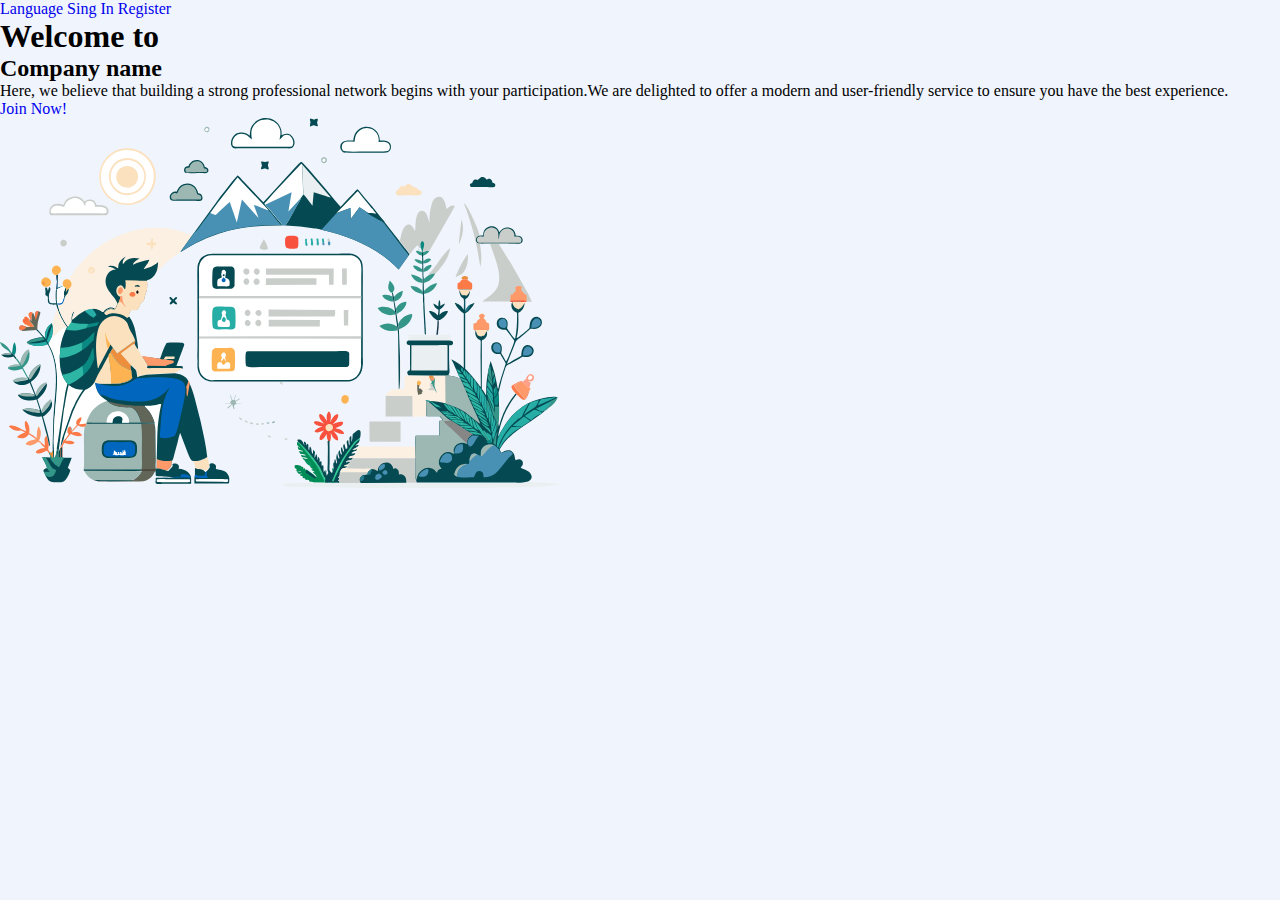
<file: LoginPage/index.html>
<!DOCTYPE html>
<html lang="en">
<head>
    <meta charset="UTF-8">
    <meta name="viewport" content="width=device-width, initial-scale=1.0">
    <title>Log in / Sing up</title>
    <link rel="preconnect" href="https://fonts.googleapis.com">
    <link rel="preconnect" href="https://fonts.gstatic.com" crossorigin>
    <link href="https://fonts.googleapis.com/css2?family=Inter:ital,opsz,wght@0,14..32,100..900;1,14..32,100..900&family=Sarabun:ital,wght@0,100;0,200;0,300;0,400;0,500;0,600;0,700;0,800;1,100;1,200;1,300;1,400;1,500;1,600;1,700;1,800&display=swap" rel="stylesheet">
    <link rel="stylesheet" href="/LoginPage/assets/css/style.css">
</head>
<body>
    <header>
        <nav>
            <a href="#">Language</a>
            <a href="#">Sing In</a>
            <a href="#">Register</a>
        </nav>
    </header>
    <main>
        <div class="row">
            <section class="left">
                <div class="head_name">
                    <h1>Welcome to</h1>
                    <h2>Company name</h2>
                </div>
                <div class="head_text">
                    <p>Here, we believe that building a strong professional network begins with your participation.We are delighted to offer a modern and user-friendly service to ensure you have the best experience.</p>
                    <a href="#">Join Now!</a>
                </div>
                <div><img src="/LoginPage/assets/img/main-frame.svg" alt="Main Frame"></div>
            </section>
            <section class="right"></section>
        </div>
    </main>
    <footer></footer>
</body>
</html>
</file>
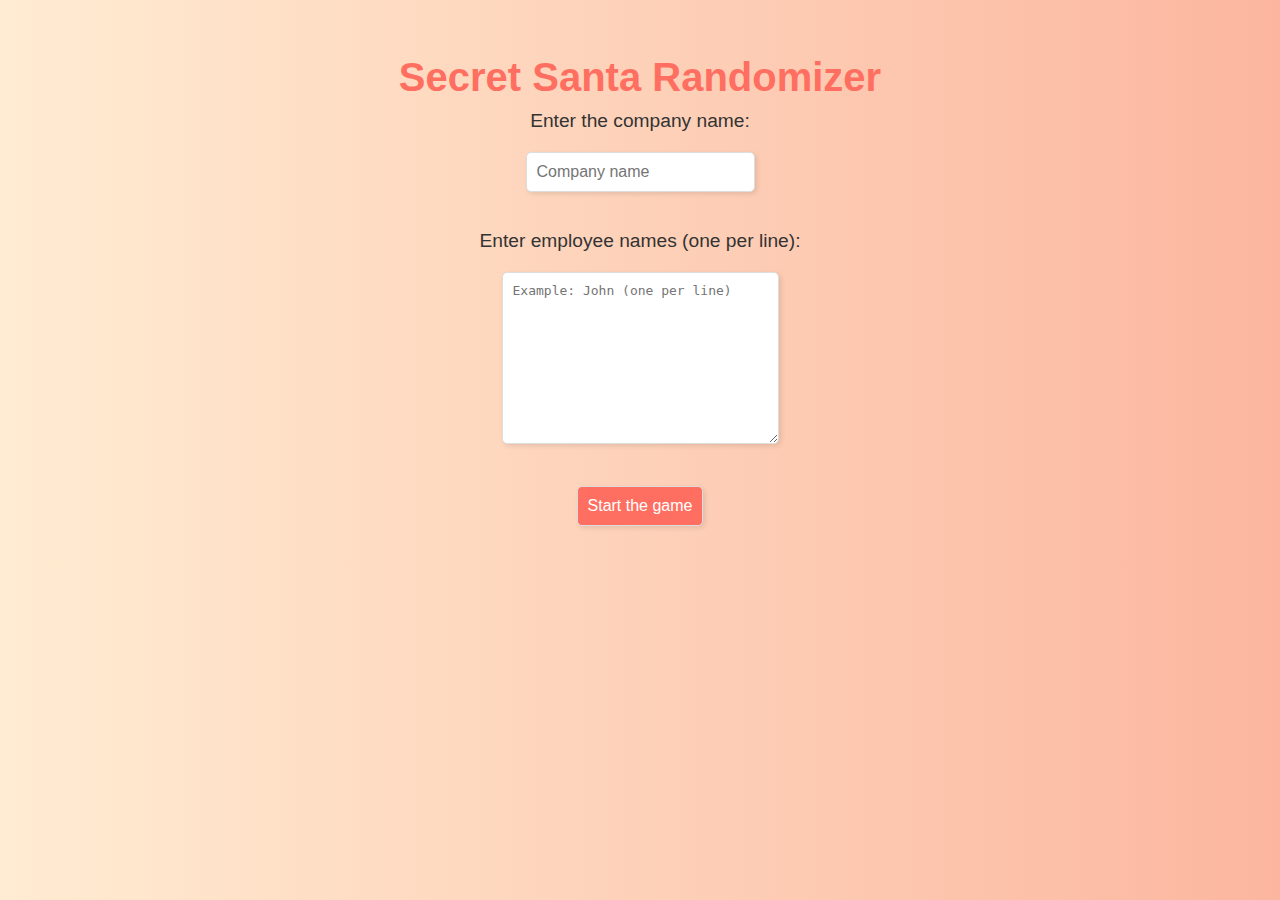
<file: secretSanta/index.html>
<!DOCTYPE html>
<html lang="en">
<head>
    <meta charset="UTF-8">
    <meta name="viewport" content="width=device-width, initial-scale=1.0">
    <title>Secret Santa Randomizer</title>
    <style>
        body {
            font-family: Arial, sans-serif;
            text-align: center;
            padding: 20px;
            background: linear-gradient(to right, #ffecd2, #fcb69f);
            color: #333;
        }
        h1 {
            font-size: 2.5em;
            margin-bottom: 10px;
            color: #ff6f61;
        }
        p {
            font-size: 1.2em;
            margin: 10px 0;
        }
        input, textarea, button {
            font-size: 1em;
            margin: 10px 0;
            padding: 10px;
            border-radius: 5px;
            border: 1px solid #ddd;
            box-shadow: 2px 2px 5px rgba(0, 0, 0, 0.1);
        }
        button {
            background-color: #ff6f61;
            color: white;
            cursor: pointer;
            transition: background-color 0.3s;
        }
        button:hover {
            background-color: #e65c55;
        }
        .result {
            margin-top: 20px;
            font-size: 1.5em;
            color: #28a745;
        }
        .countdown {
            font-size: 1.8em;
            color: #dc3545;
        }
        #game {
            margin-top: 20px;
            padding: 20px;
            border: 2px solid #ff6f61;
            border-radius: 10px;
            background-color: #fff;
            box-shadow: 5px 5px 15px rgba(0, 0, 0, 0.2);
        }
    </style>
</head>
<body>
    <h1>Secret Santa Randomizer</h1>
    <p>Enter the company name:</p>
    <input type="text" id="company" placeholder="Company name">
    <br><br>
    <p>Enter employee names (one per line):</p>
    <textarea id="names" rows="10" cols="30" placeholder="Example: John (one per line)"></textarea>
    <br><br>
    <button onclick="initializeGame()">Start the game</button>
    <div id="game" style="display: none;">
        <h2>The game has started!</h2>
        <p>Each participant must press the button to receive a name.</p>
        <button onclick="drawName()">Get a name</button>
        <div id="participantResult" class="result"></div>
        <div id="countdown" class="countdown"></div>
    </div>

    <script>
        let remainingNames = [];

        function initializeGame() {
            const company = document.getElementById('company').value.trim();
            const namesText = document.getElementById('names').value.trim();

            if (!company) {
                alert('Please enter the company name!');
                return;
            }

            if (!namesText) {
                alert('Please enter at least two names!');
                return;
            }

            remainingNames = namesText.split('\n').map(name => name.trim()).filter(Boolean);

            if (remainingNames.length < 2) {
                alert('At least two participants are required for the game.');
                return;
            }

            if (remainingNames.length % 2 !== 0) {
                alert('The number of participants must be even.');
                return;
            }

            document.getElementById('game').style.display = 'block';
            document.getElementById('participantResult').innerHTML = '';
            document.getElementById('countdown').innerHTML = '';
        }

        function drawName() {
            if (remainingNames.length === 0) {
                alert('All names have already been drawn.');
                return;
            }

            const index = Math.floor(Math.random() * remainingNames.length);
            const name = remainingNames.splice(index, 1)[0];

            const resultElement = document.getElementById('participantResult');
            const countdownElement = document.getElementById('countdown');

            let countdown = 5;
            countdownElement.textContent = `Name will disappear in: ${countdown}`;

            const interval = setInterval(() => {
                countdown--;
                if (countdown > 0) {
                    countdownElement.textContent = `Name will disappear in: ${countdown}`;
                } else {
                    clearInterval(interval);
                    countdownElement.textContent = '';
                    resultElement.innerHTML = '';
                }
            }, 1000);

            resultElement.innerHTML = `Your Secret Santa: <strong>${name}</strong>`;
        }
    </script>
</body>
</html>
</file>
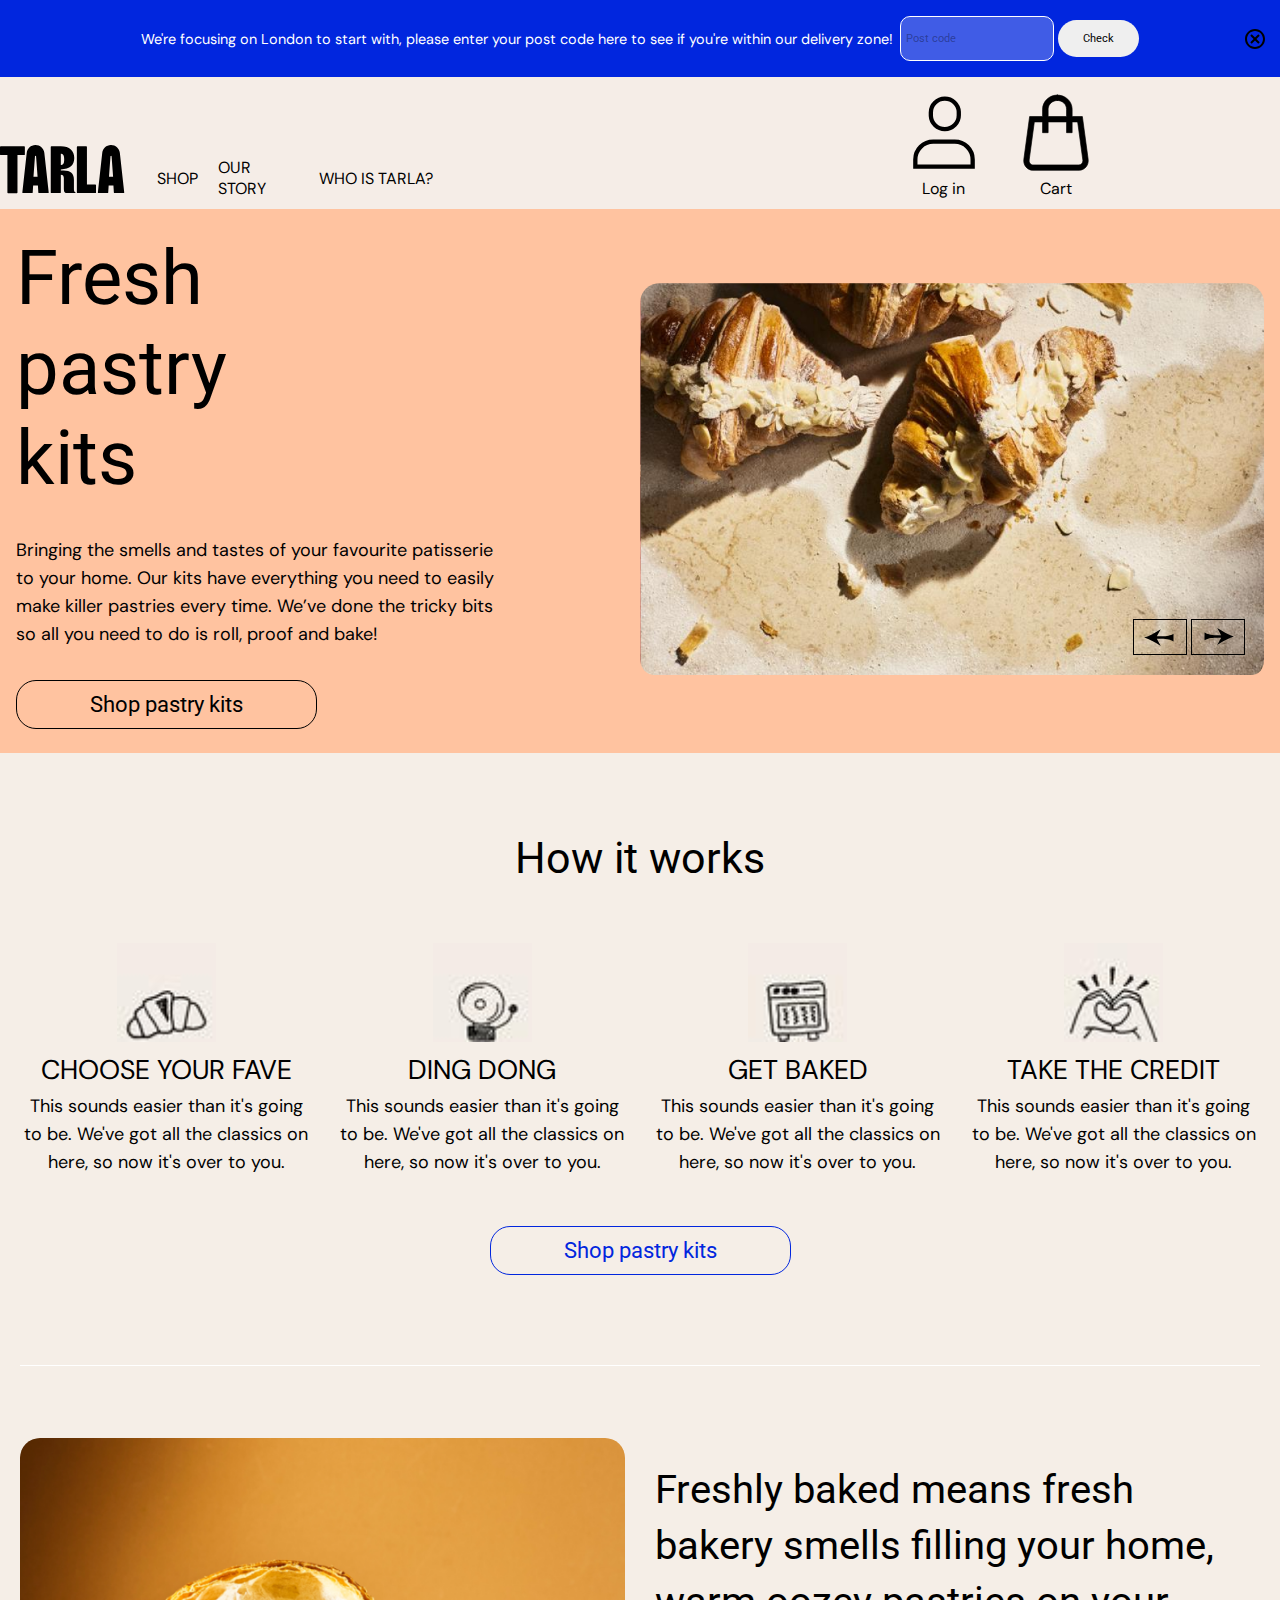
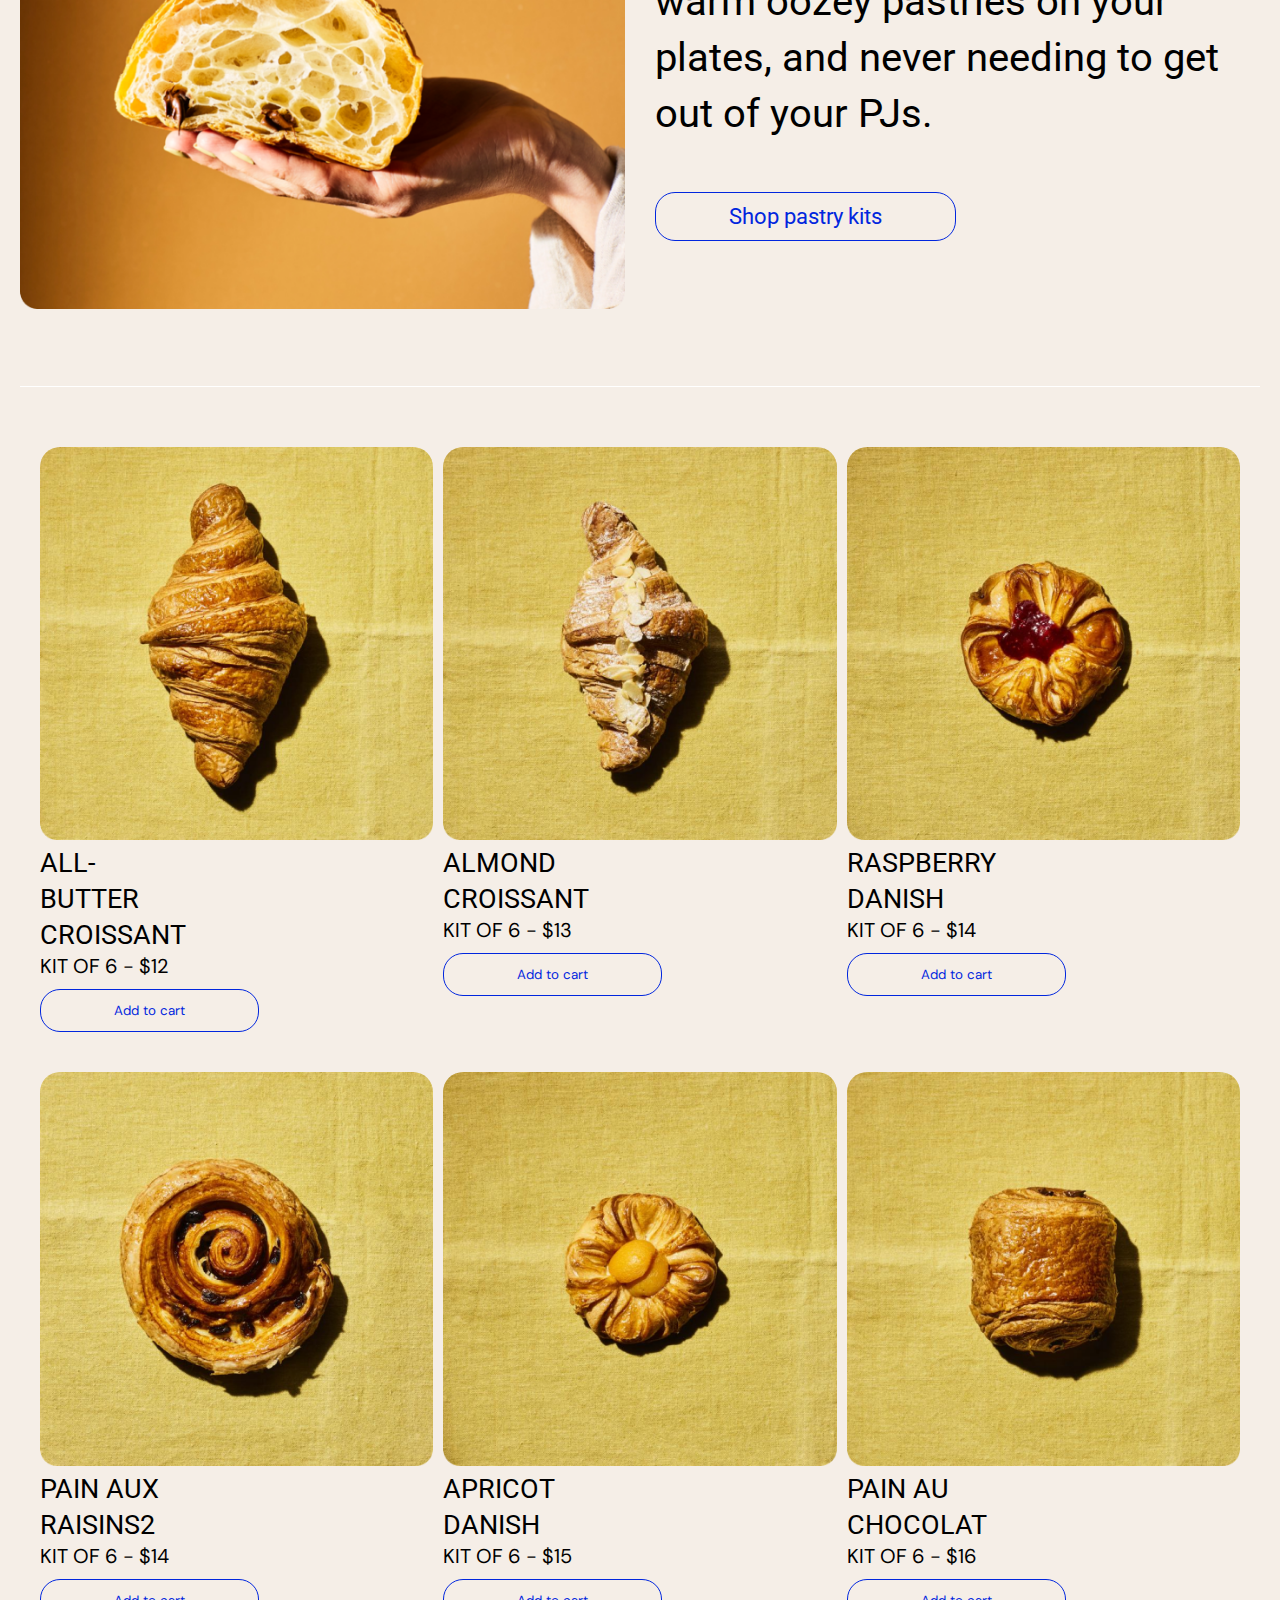
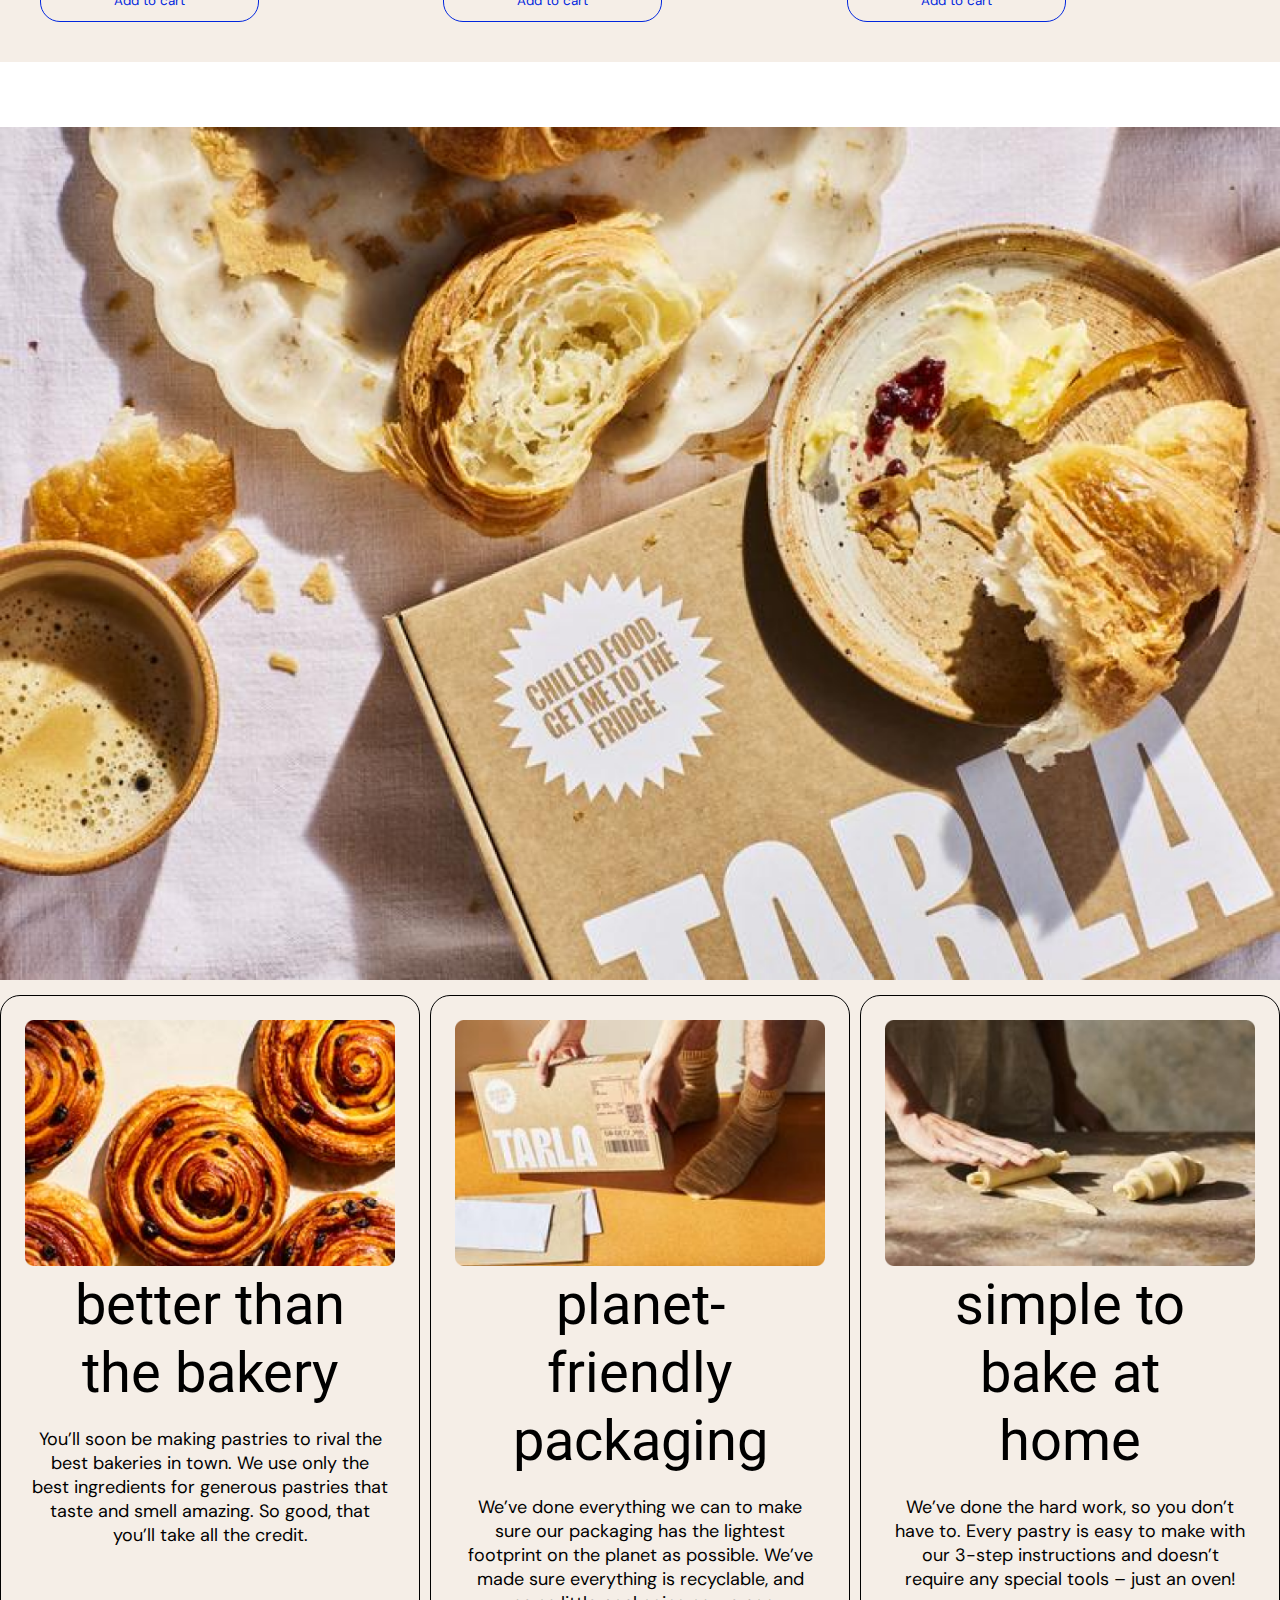
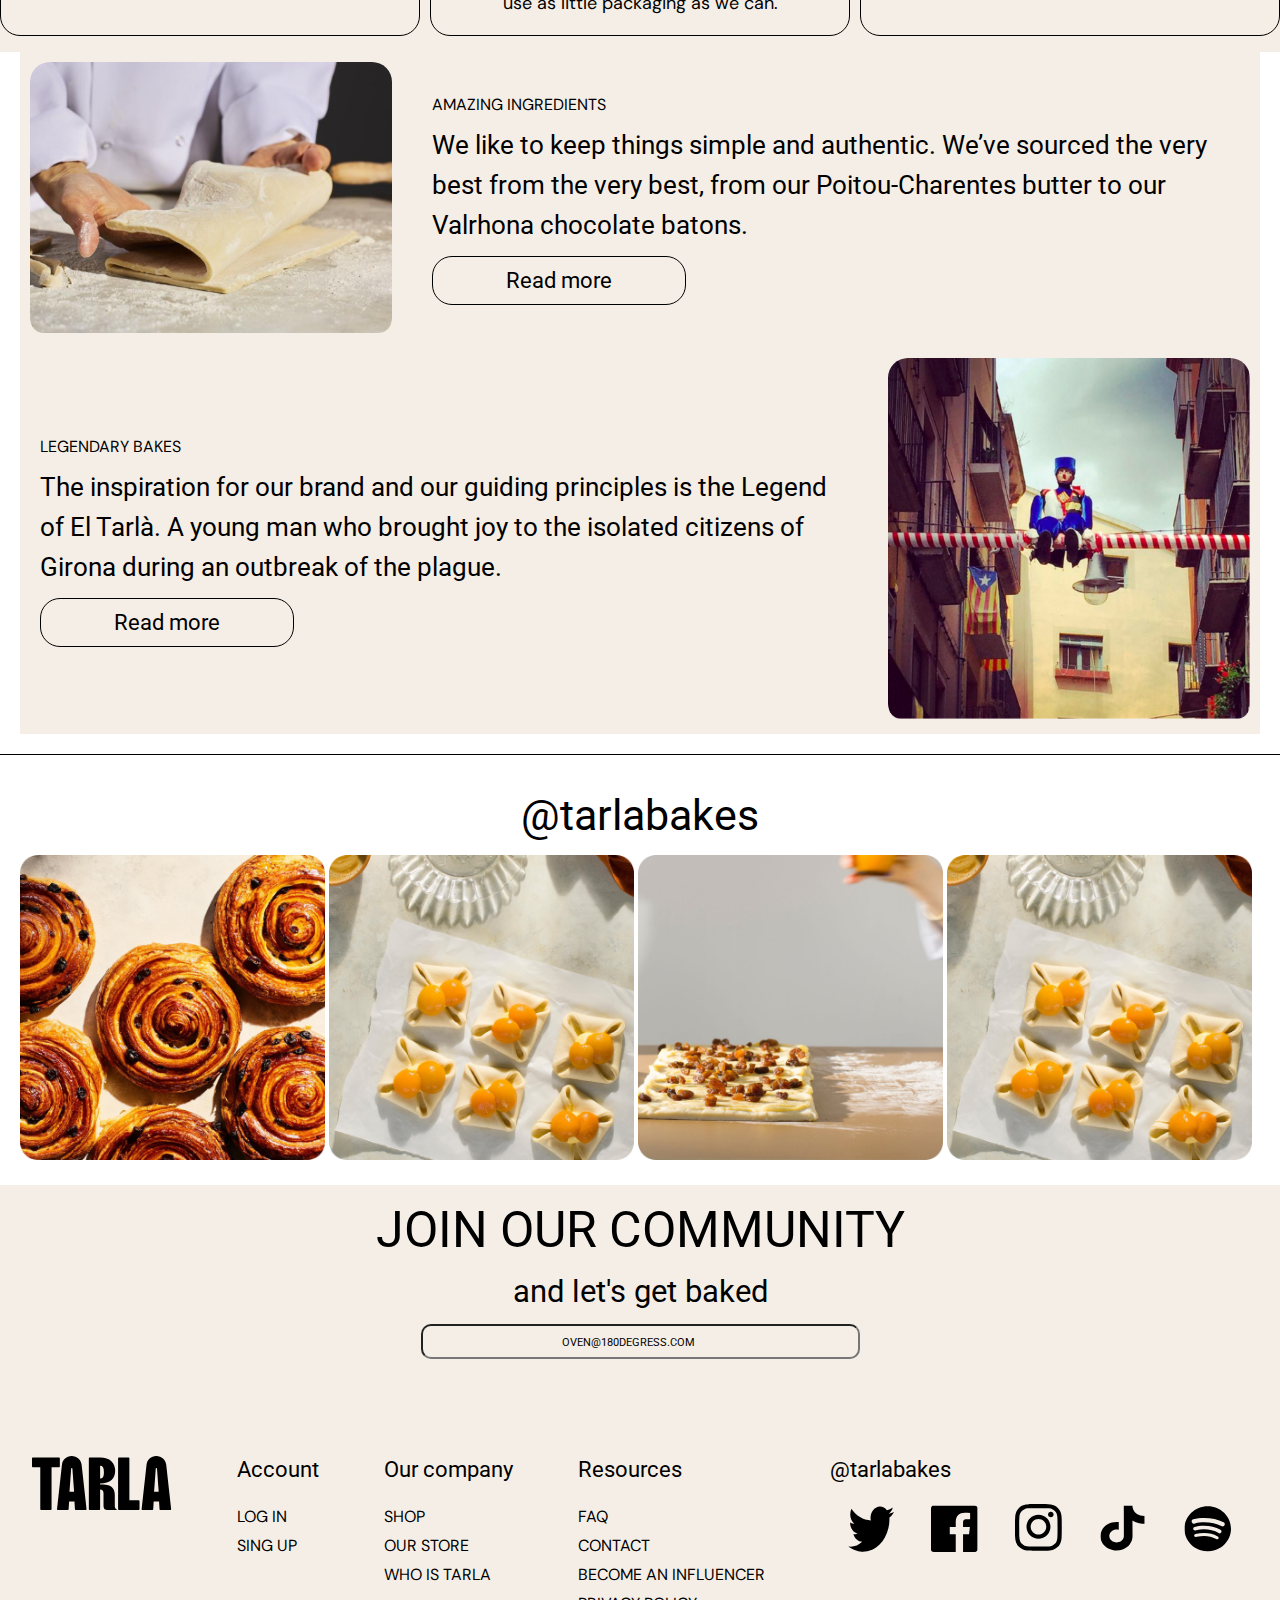
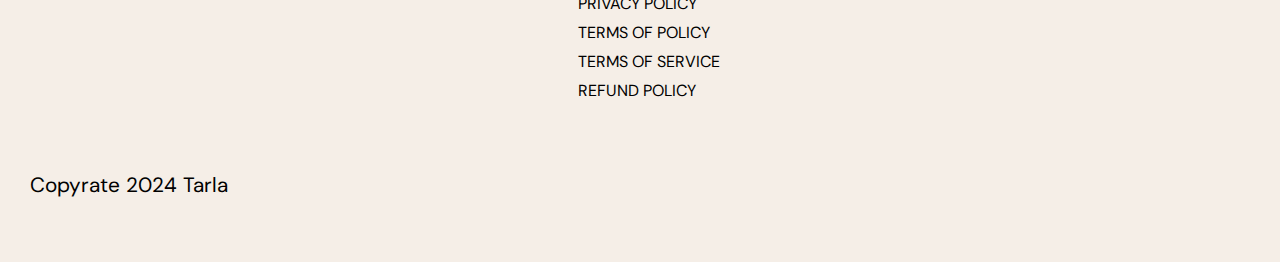
<file: Tarla/index.html>
<!-- https://www.figma.com/design/9ypWI3XHPl246Kv58B5Yu2/TARLA-(Copy)?node-id=1-2&node-type=frame&t=2rpp8jpepAoGUe40-0 -->

<!DOCTYPE html>
<html lang="en">
<head>
    <meta charset="UTF-8">
    <meta name="viewport" content="width=device-width, initial-scale=1.0">
    <title>TARLA</title>
    <link rel="preconnect" href="https://fonts.googleapis.com">
    <link rel="preconnect" href="https://fonts.gstatic.com" crossorigin>
    <link href="https://fonts.googleapis.com/css2?family=DM+Sans:ital,opsz,wght@0,9..40,100..1000;1,9..40,100..1000&family=Roboto:ital,wght@0,100;0,300;0,400;0,500;0,700;0,900;1,100;1,300;1,400;1,500;1,700;1,900&display=swap" rel="stylesheet">
    <link rel="stylesheet" href="/Tarla/css/style.css">
</head>
<body>
    <!-- <div class="container"> -->
        <header>
            <div class="check_menu">
                <div class="check_menu_text"><p>We're focusing on London to start with, please enter your post code here to see if you're within our delivery zone!</p></div>
                <div class="check_menu_form">
                    <form action="#">
                        <input type="text" name="check" id="check" placeholder="Post code">
                        <button class="check_menu_btn">Check</button>
                    </form>
                </div>
                <img class="cancel_img" src="/Tarla/images/cancel_btn_img.svg" alt="cancel">
            </div>
            <nav>
                <div class="container">
                    <div class="row">
                        <section class="nav_left">
                            <div class="nav_left_logo"><img src="/Tarla/images/logo.svg" alt="logo"></div>
                            <div class="nav_left_menu">
                                <a href="#">SHOP</a>
                                <a href="#">OUR STORY</a>
                                <a href="#">WHO IS TARLA?</a>
                            </div>
                        </section>
                        <section class="nav_right">
                            <a href="#"><img src="/Tarla/images/login.svg" alt="Login">Log in</a>
                            <a href="#"><img src="/Tarla/images/shp_cart.svg" alt="shopping">Cart</a>
                        </section>
                    </div>
                </div>
            </nav>
        </header>
        <div class="wrapp_hero">
            <div class="container">
                <div class="hero_wrapper">
                    <div class="hero_left">
                        <h1>Fresh pastry kits</h1>
                        <p>Bringing the smells and tastes of your favourite patisserie to your home. 
                            Our kits have everything you need to easily make killer pastries every time.
                            We’ve done the tricky bits so all you need to do is roll, proof and bake!
                        </p>
                        <button>Shop pastry kits</button>
                    </div>
                    <div class="hero_right">
                        <div class="hero_slider">
                            <img src="/Tarla/images/kits_frame.png" alt="frame">
                        </div>
                        <div class="hero_slider_btn">
                            <button><img src="/Tarla/images/slide_left.svg" alt="left"></button>
                            <button><img src="/Tarla/images/right_slide.svg" alt="right"></button>
                        </div>
                    </div>
                </div>
            </div>
        </div>
        <div class="wrapp_works">
            <div class="container">
                <div class="works_wrapper">
                    <div class="works_card">
                        <h2>How it works</h2>
                        <div class="our_work_cards">
                            <div>
                                <div class="our_work_cards_img"><img src="/Tarla/images/choose.svg" alt="Choose"></div>
                                <h5>CHOOSE YOUR FAVE</h5>
                                <p>This sounds easier than it's going to be. We've got all the classics on here, so now it's over to you.</p>
                            </div>
                            <div>
                                <div class="our_work_cards_img"><img src="/Tarla/images/dingdong.svg" alt="Choose"></div>
                                <h5>Ding dong</h5>
                                <p>This sounds easier than it's going to be. We've got all the classics on here, so now it's over to you.</p>
                            </div>
                            <div>
                                <div class="our_work_cards_img"><img src="/Tarla/images/baked.svg" alt="Choose"></div>
                                <h5>Get baked</h5>
                                <p>This sounds easier than it's going to be. We've got all the classics on here, so now it's over to you.</p>
                            </div>
                            <div>
                                <div class="our_work_cards_img"><img src="/Tarla/images/credit.svg" alt="Choose"></div>
                                <h5>Take the credit</h5>
                                <p>This sounds easier than it's going to be. We've got all the classics on here, so now it's over to you.</p>
                            </div>
                        </div>
                       <div class="works_card_btn">
                            <button>Shop pastry kits</button>
                       </div>
                    </div>
                </div>
            </div>
        </div>
        <div class="wrapp_works">
            <div class="container">
                <div class="freshly">
                    <div class="freshly_img">
                        <img src="/Tarla/images/kits_frame2.png" alt="">
                    </div>
                    <div class="freshly_text">
                        <h3>Freshly baked means fresh bakery smells filling your home, warm oozey pastries on your plates, and never needing to get out of your PJs.</h3>
                        <button class="freshly_btn">Shop pastry kits</button>
                    </div>
                </div>
            </div>
        </div>
        <div class="wrapp_works">
            <div class="container">
                <div class="shop_kits">
                    <div class="shop_grid">
                        <div class="shop_cart">
                            <div class="shop_item_img">
                                <img src="/Tarla/images/shop_frame.png" alt="frame">
                            </div>
                            <h5>all-butter croissant</h5>
                            <p>kit of 6 - $12</p>
                            <button>Add to cart</button>
                        </div>
                        <div class="shop_cart">
                            <div class="shop_item_img">
                                <img src="/Tarla/images/shop_frame2.png" alt="frame">
                            </div>
                            <h5>almond croissant</h5>
                            <p>kit of 6 - $13</p>
                            <button>Add to cart</button>
                        </div>
                        <div class="shop_cart">
                            <div class="shop_item_img">
                                <img src="/Tarla/images/shop_frame3.png" alt="frame">
                            </div>
                            <h5>raspberry danish</h5>
                            <p>kit of 6 - $14</p>
                            <button>Add to cart</button>
                        </div>
                    </div>
                    <div class="shop_grid">
                        <div class="shop_cart">
                            <div class="shop_item_img">
                                <img src="/Tarla/images/shop_frame4.png" alt="frame">
                            </div>
                            <h5>pain aux raisins2</h5>
                            <p>kit of 6 - $14</p>
                            <button>Add to cart</button>
                        </div>
                        <div class="shop_cart">
                            <div class="shop_item_img">
                                <img src="/Tarla/images/shop_frame5.png" alt="frame">
                            </div>
                            <h5>apricot danish</h5>
                            <p>kit of 6 - $15</p>
                            <button>Add to cart</button>
                        </div>
                        <div class="shop_cart">
                            <div class="shop_item_img">
                                <img src="/Tarla/images/shop_frame6.png" alt="frame">
                            </div>
                            <h5>pain au chocolat</h5>
                            <p>kit of 6 - $16</p>
                            <button>Add to cart</button>
                        </div>
                    </div>
                </div>
            </div>
        </div>
        <div class="big_photo">
            <div class="container">
                <div class="photo"><img src="/Tarla/images/big_frame.png" alt=""></div>
                <div class="big_photo_container">
                    <div class="big_photo_cart">
                        <div class="big_photo_cart_img">
                            <img src="/Tarla/images/big_cart1.png" alt="qogal">
                            <h5>Better than the bakery</h5>
                            <p>You’ll soon be making pastries to rival the best bakeries in town. We use only the best ingredients for generous pastries that taste and smell amazing. So good, that you’ll take all the credit.</p>
                        </div>
                        <div class="big_photo_cart_img">
                            <img src="/Tarla/images/big_cart2.png" alt="karobka">
                            <h5>Planet-friendly packaging</h5>
                            <p>We’ve done everything we can to make sure our packaging has the lightest footprint on the planet as possible. We’ve made sure everything is recyclable, and use as little packaging as we can.</p>
                        </div>
                        <div class="big_photo_cart_img">
                            <img src="/Tarla/images/big_cart3.png" alt="xemir">
                            <h5>Simple to bake at home</h5>
                            <p>We’ve done the hard work, so you don’t have to. Every pastry is easy to make with our 3-step instructions and doesn’t require any special tools – just an oven!</p>
                        </div>
                    </div>
                </div>
            </div>
        </div>
        <div class="wrapp_blog">
            <div class="blog_container">
                <div class="container">
                    <div class="blog">
                        <div class="news">
                            <div class="news_img">
                                <img src="/Tarla/images/blog_photo.png" alt="blog">
                            </div>
                            <div class="news_text">
                                <h4>Amazing Ingredients</h4>
                                <p>We like to keep things simple and authentic. We’ve sourced the very best from the very best, from our Poitou-Charentes butter to our Valrhona chocolate batons.</p>
                                <button>Read more</button>
                            </div>
                        </div>
                    </div>
                    <div class="blog">
                        <div class="news news2">
                            <div class="news_img">
                                <img src="/Tarla/images/blog_photo2.png" alt="blog">
                            </div>
                            <div class="news_text">
                                <h4>Legendary Bakes</h4>
                                <p>The inspiration for our brand and our guiding principles is the Legend of El Tarlà. A young man who brought joy to the isolated citizens of Girona during an outbreak of the plague.</p>
                                <button>Read more</button>
                            </div>
                        </div>
                    </div>
                </div>
            </div>
        </div>
        <div class="container">
            <div class="tarla_slider">
                <h3>@tarlabakes</h3>
                <div class="tarla_slider_img">
                    <img src="/Tarla/images/tarla_slider1.png" alt="slider">
                    <img src="/Tarla/images/tarla_slider3.png" alt="slider">
                    <img src="/Tarla/images/tarla_slider2.png" alt="slider">
                    <img src="/Tarla/images/tarla_slider3.png" alt="slider">
                </div>
            </div>
        </div>
        <footer>
            <div class="container">
                <section class="footer_up">
                    <h2>JOIN OUR COMMUNITY</h2>
                    <h3>and let's get baked</h3>
                    <form action="#">
                        <input type="email" placeholder="OVEN@180DEGRESS.COM">
                    </form>
                </section>
                <section class="footer_bottom">
                    <div class="logo">
                        <div><img src="/Tarla/images/logo.svg" alt="logo"></div>
                    </div>
                    <div class="account">
                        <h5>Account</h5>
                        <div class="sub_category">
                            <a href="#">log in</a>
                            <a href="#">sing up</a>
                        </div>
                    </div>
                    <div class="our_company">
                        <h5>Our company</h5>
                        <div class="sub_category">
                            <a href="#">shop</a>
                            <a href="#">our store</a>
                            <a href="#">who is tarla</a>
                        </div>
                    </div>
                    <div class="resources">
                        <h5>Resources</h5>
                        <div class="sub_category">
                            <a href="#">faq</a>
                            <a href="#">contact</a>
                            <a href="#">become an influencer</a>
                            <a href="#">privacy policy</a>
                            <a href="#">terms of policy</a>
                            <a href="#">terms of service</a>
                            <a href="#">refund policy</a>
                        </div>
                    </div>
                    <div class="tarlabakes">
                        <h5>@tarlabakes</h5>
                        <div class="tarlabakes_social">
                            <div class="social_icons">
                                <a href="#"><img src="/Tarla/images/social1.svg" alt="social"></a>
                                <a href="#"><img src="/Tarla/images/social2.svg" alt="social"></a>
                                <a href="#"><img src="/Tarla/images/social3.svg" alt="social"></a>
                                <a href="#"><img src="/Tarla/images/social4.svg" alt="social"></a>
                                <a href="#"><img src="/Tarla/images/social5.svg" alt="social"></a>
                            </div>
                        </div>
                    </div>
                </section>
                <section class="copyrate">
                    <h4>Copyrate 2024 Tarla</h4>
                </section>
            </div>
        </footer>
    <!-- </div> -->
</body>
</html>
</file>
<file: LoginPage/assets/css/style.css>
*{
    padding: 0;
    margin: 0;
    box-sizing: border-box;
    text-decoration: none;
}

body{
    background-color: #F0F4FC;
}
</file>
<file: Tarla/css/style.css>
*{
  padding: 0;
  margin: 0;
  box-sizing: border-box;
  font-family: "DM Sans", serif;
}

body {
  font-family: "DM Sans", serif;
  margin: 0;
  padding: 0;
  box-sizing: border-box;
}

button{
  cursor: pointer;
}

a{
  text-decoration: none;
}

.container{
  width: 100%;
  max-width: 1440px;
  margin: 0 auto;
  height: auto;
}

/* HEADER START */

header{
  width: 100%;
  height: auto;
  background-color: #0126de;
}

.check_menu{
  display: flex;
  align-items: center;
  justify-content: center;
  position: relative;
  gap: 7px;
  padding: 16px 0;
}

.check_menu_text{
  color: rgba(255, 255, 255, 1);
  font-weight: 400;
  font-size: 0.9rem;
}

.check_menu_form form input{
  border-radius: 10px;
  border: 1px solid #fff;
  font-size: 0.7rem;
  font-weight: 400;
  font-family: "Roboto", serif;
  background-color: rgb(64, 92, 230);
  padding: 15px 5px;
}

.check_menu_form form input::placeholder{
  font-size: 0.7rem;
  font-weight: 400;
  font-family: "Roboto", serif;
  color: rgba(0, 0, 0, 0.35);
}

.check_menu_btn{
  padding: 12px 25px;
  border-radius: 20px;
  border: none;
  font-size: 11px;
  text-align: center;
  font-weight: 400;
  font-family: "Roboto", serif;
}

.cancel_img{
  position: absolute;
  right: 1%;
  top: 35%;
}

nav{
  background-color: #f5ede7;
}

.row{
  display: flex;
  justify-content: space-between;
  width: 100%;
  padding: 10px 0;
}

.nav_left, .nav_right{
  display: flex;
  justify-content: center;
  align-items: flex-end;
}

.nav_left_menu{
  display: flex;
  align-items: center;
  justify-content: start;
  width: 80%;
}

.nav_left_menu a:nth-child(1){
  text-align: left;
  width: 9%;
}

.nav_left_menu a:nth-child(2){
  text-align: left;
  width: 17%;
}

.nav_left_menu a:nth-child(3){
  text-align: left;
  width: 25%;
}

.nav_left a, .nav_right a{
  display: inline-block;
  color: #000;
  text-align: center;
  font-weight: 400;
  font-size: 16px;
  width: 100%;
  height: auto;
  margin-left: 16px;
}

.nav_left{
  width: 50%;
  gap: 16px;
  height: auto;
}

.nav_left_logo{
  width: 20%;
  height: auto;
}

.nav_left img{
  width: 100%;
  height: auto;
}

.nav_right{
  width: 10%;
  height: auto;
  gap: 10px;
}

.nav_right a{
  width: 45px;
  height: auto
}

.nav_right img{
  width: 100%;
  height: auto;
}

/* HEADER END */

/* HERO SECTION START */

.wrapp_hero{
  background-color: #ffc3a0;
}

.hero_wrapper{
  display: flex;
  align-items: center;
  justify-content: space-between;
  padding: 24px 16px;
}

.hero_left {
  width: 100%;
  height: auto;
}

.hero_left h1{
  width: 50%;
  font-size: 76px;
  font-weight: 400;
  line-height: 90px;
  font-family: "Roboto", serif;
  color: #000;
  padding-bottom: 33px;
}

.hero_left p{
  font-size: 18px;
  font-weight: 400;
  line-height: 28px;
  color: #000;
  width: 80%;
  padding-bottom: 32px;
}

.hero_left button {
  border-radius: 20px;
  padding: 11px 73px;
  border: 1px solid black;
  background-color: transparent;
  font-weight: 400;
  text-align: center;
  font-size: 22px;
  font-family: "Roboto", serif;
}

.hero_right {
  position: relative;
  width: 100%
}

.hero_right img{
  width: 100%;
  height: auto;
}

.hero_slider {
  width: 100%;
  height: auto;
  border-radius: 20px;
  overflow: hidden;
}
.hero_slider img {
  width: 100%;
  height: auto;
  object-fit: cover;
}

.hero_slider_btn {
  position: absolute;
  bottom: 5%;
  right: 3%;
}

.hero_slider_btn button{
  padding: 0; /* Убираем внутренние отступы */
  border: none; /* Убираем рамку */
  background: transparent;
  cursor: pointer; /* Устанавливаем курсор указателя */
}

.hero_slider_btn button img{
  width: 100%; /* Изображение будет адаптироваться к размеру кнопки */
  height: auto; /* Сохраняем пропорции изображения */
  display: block; /* Убираем возможные отступы вокруг изображения */
}

/* HERO SECTION END */

/* WORKS SECTION START */

.wrapp_works {
  background-color: #f5eee7;
  width: 100%;
  height: auto;
  padding: 20px;
}

.works_card {
  width: 100%;
  height: auto;
}

.works_card h2{
  padding: 60px 0;
  font-family: "Roboto", serif;
  font-size: 43px;
  text-align: center;
  font-weight: 400;
}

.our_work_cards{
  display: flex;
  gap: 23px;
  width: 100%;
  height: auto;
}

.our_work_cards_img{
  width: 99px;
  height: 99px;
margin: 0 auto;
}

.our_work_cards img{
  width: 100%;
  height: auto;
}

.our_work_cards h5{
  font-weight: 400;
  font-size: 27px;
  text-align: center;
  text-transform: uppercase;
  padding: 10px 0 5px 0;
}

.our_work_cards p{
  font-weight: 400;
  font-size: 18px;
  line-height: 28px;
  text-align: center;
}

.works_card_btn{
  display: flex;
  justify-content: center;
  align-items: center;
}

.works_card_btn button , .freshly_btn {
  border-radius: 20px;
  padding: 11px 73px;
  background-color: transparent;
  font-weight: 400;
  text-align: center;
  font-size: 22px;
  font-family: "Roboto", serif;
  border: 1px solid #0126DE;
  color: #0126DE;
  margin: 50px 0;

}

/* WORKS SECTION END */


/* FRESHLY BAKED START */

.freshly {
  display: flex;
  justify-content: space-between;
  align-items: center;
  width: 100%;
  height: auto;
  gap: 30px;
  border-top: 1px solid #fff;
  border-bottom: 1px solid #fff;
  padding: 72px 0;
}

.freshly_img , .freshly_text{
  width: 100%;
  height: auto;
  border-radius: 20px;
  overflow: hidden;
}

.freshly_img img{
  width: 100%;
  height: auto;
  object-fit: cover;
}

.freshly_text h3{ 
  font-family: "Roboto", serif;
  font-weight: 400;
  font-size: 40px;
  line-height: 56px;
}
/* .freshly_btn {} .works_card_btn button koduna yonlendirilib */

/* FRESHLY BAKED END */


/* SHOP CART START */

.shop_kits {
  width: 100%;
  height: auto;
}
.shop_grid {
  display: grid;
  grid-template-columns: repeat(auto-fit, minmax(150px, 1fr)); /* Автоматическое количество столбцов */
  gap: 10px; /* Расстояние между элементами */
  padding: 20px; /* Отступы от краев контейнера */
}
.shop_cart {
  width: 100%;
  height: auto;
}

.shop_cart button{
  border: 1px solid #0126DE;
  color: #0126DE;
  border-radius: 20px;
  padding: 12px 73px;
  background-color: transparent;
}

.shop_cart h5{
  text-transform: uppercase;
  font-family: "Roboto", serif;
  font-size: 27px;
  font-weight: 400;
  line-height: 36px;
  color: #000;
  width: 35%;
}

.shop_cart p{
  text-transform: uppercase;
  font-size: 20px;
  font-weight: 400;
  color: #000;
  padding-bottom: 10px;
}
.shop_item_img {
  width: 100%;
  height: auto;
  border-radius: 20px;
  overflow: hidden;
}

.shop_item_img img {
  width: 100%;
  object-fit: cover;
}

/* SHOP CART END */

/* BIG PHOTO START */

.big_photo{
  margin-top: 65px;
  background-color: #f5eee7;
}

.photo{
  width: 100%;
  height: auto;
  padding-bottom: 10px;
}

.photo img{
  width: 100%;
  height: auto;
  object-fit: cover;
}

.big_photo_container {
  width: 100%;
  height: auto;
}
.big_photo_cart {
  display: grid;
  grid-template-columns: repeat(auto-fit, minmax(150px, 1fr));
  gap: 10px;
  padding-bottom: 16px;
}

.big_photo_cart_img{
  border: 1px solid #000;
  border-radius: 20px;
}

.big_photo_cart_img h5{
  padding: 0px 50px;
  text-transform: lowercase;
  font-weight: 400;
  font-size: 56px;
  line-height: 68px;
  text-align: center;
  font-family: "Roboto", serif;
}

.big_photo_cart_img p {
  padding: 20px 30px;
  text-align: center;
  font-weight: 400;
  font-size: 18px;
  color: #000;
}

.big_photo_cart_img img{
  width: 100%;
  padding: 24px 24px 0 24px;
}

/* BIG PHOTO END */


/* BLOG NEWS START */

.wrapp_blog {
  width: 100%;
  height: auto;
}
.blog_container {
  margin: 0 20px 20px 20px;
  background-color: #f5eee7;
}
.blog {
  padding: 10px;
}

.news {
  display: flex;
  align-items: center;
  justify-content: center;
  gap: 30px;
}

.news2{
  flex-direction: row-reverse;
}

.news_img {
  width: 537px;
  border-radius: 20px;
  overflow: hidden;
}

.news_img img{
  width: 100%;
  height: auto;
  object-fit: cover;
}

.news_text {
  padding: 10px;
  width: 100%;
}

.news_text h4{
  padding-bottom: 10px;
  font-weight: 400;
  font-size: 16px;
  text-transform: uppercase;
}

.news_text p{
  font-weight: 400;
  font-size: 26px;
  line-height: 40px;
  font-family: "Roboto", serif;
}

.news_text button{
  padding: 11px 73px;
  background-color: transparent;
  border: 1px solid black;
  border-radius: 20px;
  font-size: 22px;
  font-weight: 400;
  font-family: "Roboto", serif;
  margin-top: 11px;
}

/* BLOG NEWS END */

/* TARLA SLIDER START */

.tarla_slider {
  display: grid;
  grid-template-columns: repeat(1, 1fr);
  align-content: center;
  width: 100%;
  height: auto;
  padding: 20px;
  border-top: 1px solid #000;
}

.tarla_slider h3{
  text-align: center;
  padding: 15px;
  font-family: "Roboto", serif;
  font-weight: 400;
  font-size: 43px;
}

.tarla_slider_img {
  width: 100%;
  height: auto;
}

.tarla_slider_img img{
  width: 24.6%;
  height: auto;
}
/* TARLA SLIDER END */

/* FOOTER START */

footer{
  background-color: #f5eee7;
}

.footer_up {
  text-align: center;
}

.footer_up h2{
  padding: 16px 0 14px 0;
  font-size: 50px;
  font-weight: 400;
  font-family: "Roboto", serif;
}

.footer_up h3{
  padding: 0 0 14px 0;
  font-size: 31px;
  font-weight: 400;
  font-family: "Roboto", serif;
}
.footer_up form input{
  padding: 7px 139px;
  border-radius: 10px;
  background-color: #f5eee7;
}

.footer_up form input::placeholder{
  color: #000;
  font-size: 11px;
  font-family: "Roboto", serif;
}

.footer_bottom {
  display: flex;
  justify-content: space-around;
  width: 100%;
  height: auto;
  padding-top: 97px;
}

.logo {
  width: auto;
  height: auto;
}

.logo div{
  width: auto;
  height: auto;
}

.logo img {
  width: 100%;
  height: auto;
}

.account {
}
.our_company {
}
.resources {
}
.tarlabakes {
}
.tarlabakes_social {

}

.sub_category{
  text-transform: uppercase;
  color: #000;
}

.footer_bottom h5{
  font-family: "Roboto", serif;
  font-size: 1.4rem;
  font-weight: 400;
  padding-bottom: 20px;
}

.sub_category a{
  display: block;
  color: #000;
  text-decoration: none;
  padding: 4px 0;
}

.social_icons{
  padding: 0 1px;
}

.social_icons a{
  display: inline-block;
  margin: 0 1rem;
  width: 3rem;
  height: 3rem;
}

.social_icons a img {
  width: 100%;
  height: auto;
}

.copyrate{
  width: 100%;
  height: auto;
  padding: 66px 0 64px 30px;
}
.copyrate h4{
  color: #000;
  font-size: 1.3rem;
  font-weight: 400;
}
/* FOOTER END */



/* MEDIA QUERIES */


/* Стили для всех смартфонов (ширина экрана до 480px) */

@media (max-width: 1200px) {
}




@media (min-width: 768px) and (max-width: 1024px) {
  
  /* CHECK MENU START */

  .check_menu{
    flex-wrap: wrap;
  }
  .check_menu_text{
    width: 80%;
  }
  .check_menu_text p{
    padding: 10px 20px;
  }
  .cancel_img{
    right: 5%;
    top: 10%;
  }

    /* NAV START */

  .row{
    justify-content: space-around;
  }
  .nav_left{
    width: 60%;
    gap: 16px;
  }
  .nav_left_logo{
    width: 100%;
    height: auto;
  }
  .nav_left_logo img{
    width: 70%;
    height: auto;
    margin-left: 0.4rem;
  }
  .nav_left_menu{
    width: 100%;
    height: 100%;
    gap: 4px;
  }
  .nav_left_menu a{
    font-size: 1rem;
  }
  .nav_left_menu a:nth-child(1) {
    width: 40%;
    margin-left: 4px;
  }
  .nav_left_menu a:nth-child(2) {
    width: 40%;
    margin-left: 0;
  }
  .nav_left_menu a:nth-child(3) {
    width: 50%;
    margin-left: 4px;
  }
  .nav_right{
    justify-content: end;
    width: 41%;
    gap: 0;
  }
  .nav_right a{
    width: 20%;
    margin: 0;
  }

  .nav_right a img{
    width: 60%;
  }


    /* HERO START */


    .hero_wrapper{
      flex-wrap: wrap;
    }
    .hero_left{
      width: 100%;
      margin: 0 auto;
      margin: 0 auto;
    }
    .hero_left h1{
      font-size: 4.3rem;
      width: 100%;
      text-align: center;
    }
    .hero_left p{
      font-size: 1.7rem;
      margin: 0 auto;
    }
    .hero_left button{
      margin: 0 12rem 3rem 14rem;
    }
  
    .hero_right{
      width: 100%;
    }

    /* FRESHLY START */

  .freshly{
    flex-wrap: wrap;
  }
  .freshly_text h3{
    font-size: 2.5rem;
    width: 90%;
    margin: 0 auto;
    line-height: 40px;
  }
  .freshly_btn{
    margin:  4rem 12rem 0 14rem;
  }


    /* SHOP GRID START */

  .shop_grid{
    grid: none;
    justify-content: center;
  }

  .shop_item_img img{
    width: 100%;
    height: auto;
  }
  .shop_cart{
    text-align: center;
  }
  .shop_cart h5{
    font-size: 2.5rem;
    width: 100%;
  }
  .shop_cart p{
    font-size: 1.9rem;
  }
  .shop_cart button{
    font-size: 1.3rem;
    margin: 1rem 0;

  }


  /* BIG PHOTO START */

  .big_photo_cart{
    grid: none;
    gap: 0;
  }
  .big_photo_cart_img{
    width: 100%;
  }
  .big_photo_cart_img h5{
    font-size: 2rem;
    line-height: 40px;
    text-transform: uppercase;
  }

  .big_photo_cart_img p{
    font-size: 1.4rem;
  }
  .tarla_slider_img{
    text-align: center;
  }
  .tarla_slider_img img{
    width: 48.6%;
  }

  /* FOOTER START */
  .footer_bottom{
    flex-wrap: wrap;
  }

  .footer_bottom h5 {
    font-size: 1.8rem;
    padding: 20px 0;
  }

  .sub_category a{
    font-size: 1.2rem;
  }

  .logo , .account, .our_company, .resources, .tarlabakes{
    width: 100%;
    height: auto;
    text-align: center;
  }
  .logo div{
    width: 100%;
    height: auto;
  }

  .logo div img{
    width: 70%;
    height: auto;
  }

  .social_icons a{
    padding: 0 5px;
  }

  .copyrate{
    text-align: center;
    padding: 66px 0;
  }


}




@media (max-width: 480px) {
  
  /* CHECK MENU START */
  .check_menu{
    flex-wrap: wrap;
  }
  .check_menu_text{
    width: 100%;
  }
  .check_menu_text p{
    padding: 10px 20px;
  }
  .cancel_img{
    right: 3%;
    top: 2%;
  }

  

  /* CHECK MENU END */


  /* NAV START */

  .row{
    justify-content: space-around;
  }
  .nav_left{
    width: 60%;
    gap: 6px;
  }
  .nav_left_logo{
    width: 100%;
    height: 100%;
  }
  .nav_left_logo img{
    width: 100%;
    height: 100%;
  }
  .nav_left_menu{
    width: 100%;
    height: 100%;
    gap: 4px;
  }
  .nav_left_menu a{
    width: 100%;
    font-size: 0.6rem;
  }
  .nav_left_menu a:nth-child(1) {
    width: 40%;
    margin-left: 4px;
  }
  .nav_left_menu a:nth-child(2) {
    width: 40%;
    margin-left: 0;
  }
  .nav_left_menu a:nth-child(3) {
    width: 50%;
    margin-left: 4px;
  }
  .nav_right{
    justify-content: end;
    width: 41%;
    gap: 0;
  }
  .nav_right a{
    width: 30%;
    margin: 0;
  }

  .nav_right a img{
    width: 60%;
  }

  /* NAV END */


  /* HERO START */


  .hero_wrapper{
    flex-wrap: wrap;
  }
  .hero_left{
    width: 100%;
    margin: 0 auto;
  }
  .hero_left h1{
    font-size: 2.3rem;
    width: 100%;
  }
  .hero_left p{
    font-size: 0.9rem;
  }
  .hero_left button{
    margin: 0 0 30px 20px;
  }

  .hero_right{
    width: 100%;
  }

  /* HERO END */

  /* HOW IT WORKS START */

  .our_work_cards{
    flex-wrap: wrap;
  }

  /* HOW IT WORKS END */

  /* FRESHLY START */

  .freshly{
    flex-wrap: wrap;
  }
  .freshly_text h3{
    font-size: 2rem;
    line-height: 40px;
  }
  .shop_grid{
    grid: none;
  }
  .big_photo_cart{
    grid: none;
    gap: 0;
  }
  .big_photo_cart_img{
    width: 100%;
  }
  .big_photo_cart_img h5{
    font-size: 2rem;
    line-height: 40px;
  }
  .tarla_slider_img img{
    width: 48.6%;
  }

  /* FRESHLY END */

  /* NEWS BLOG START */

  .news{
    flex-wrap: wrap;
  }

  /* NEWS BLOG END */

  /* FOOTER START */

  .footer_up form input{
    padding: 7px 90px;
  }

  .footer_bottom{
    flex-wrap: wrap;
  }

  .footer_bottom h5 {
    font-size: 0.8rem;
    padding: 20px 0;
  }

  .sub_category a{
    font-size: 0.7rem;
  }

  .logo , .account, .our_company, .resources, .tarlabakes{
    width: 100%;
    height: auto;
    text-align: center;
  }
  .logo div{
    width: 100%;
    height: auto;
  }

  .logo div img{
    width: 80%;
    height: auto;
  }

  .social_icons a{
    padding: 0 5px;
  }

  .copyrate{
    text-align: center;
    padding: 66px 0;
  }

  /* FOOTER END */
}

@media (min-width: 360px) and (max-width: 740px) {
  .nav_left_menu a:nth-child(3){
    width: 53%;
  }
}


@media (min-width: 1024px) and (max-width: 1366px) {
  .nav_right{
    width: 45%;
  }
  .nav_right a{
    width: 15%;
  }
}
</file>
